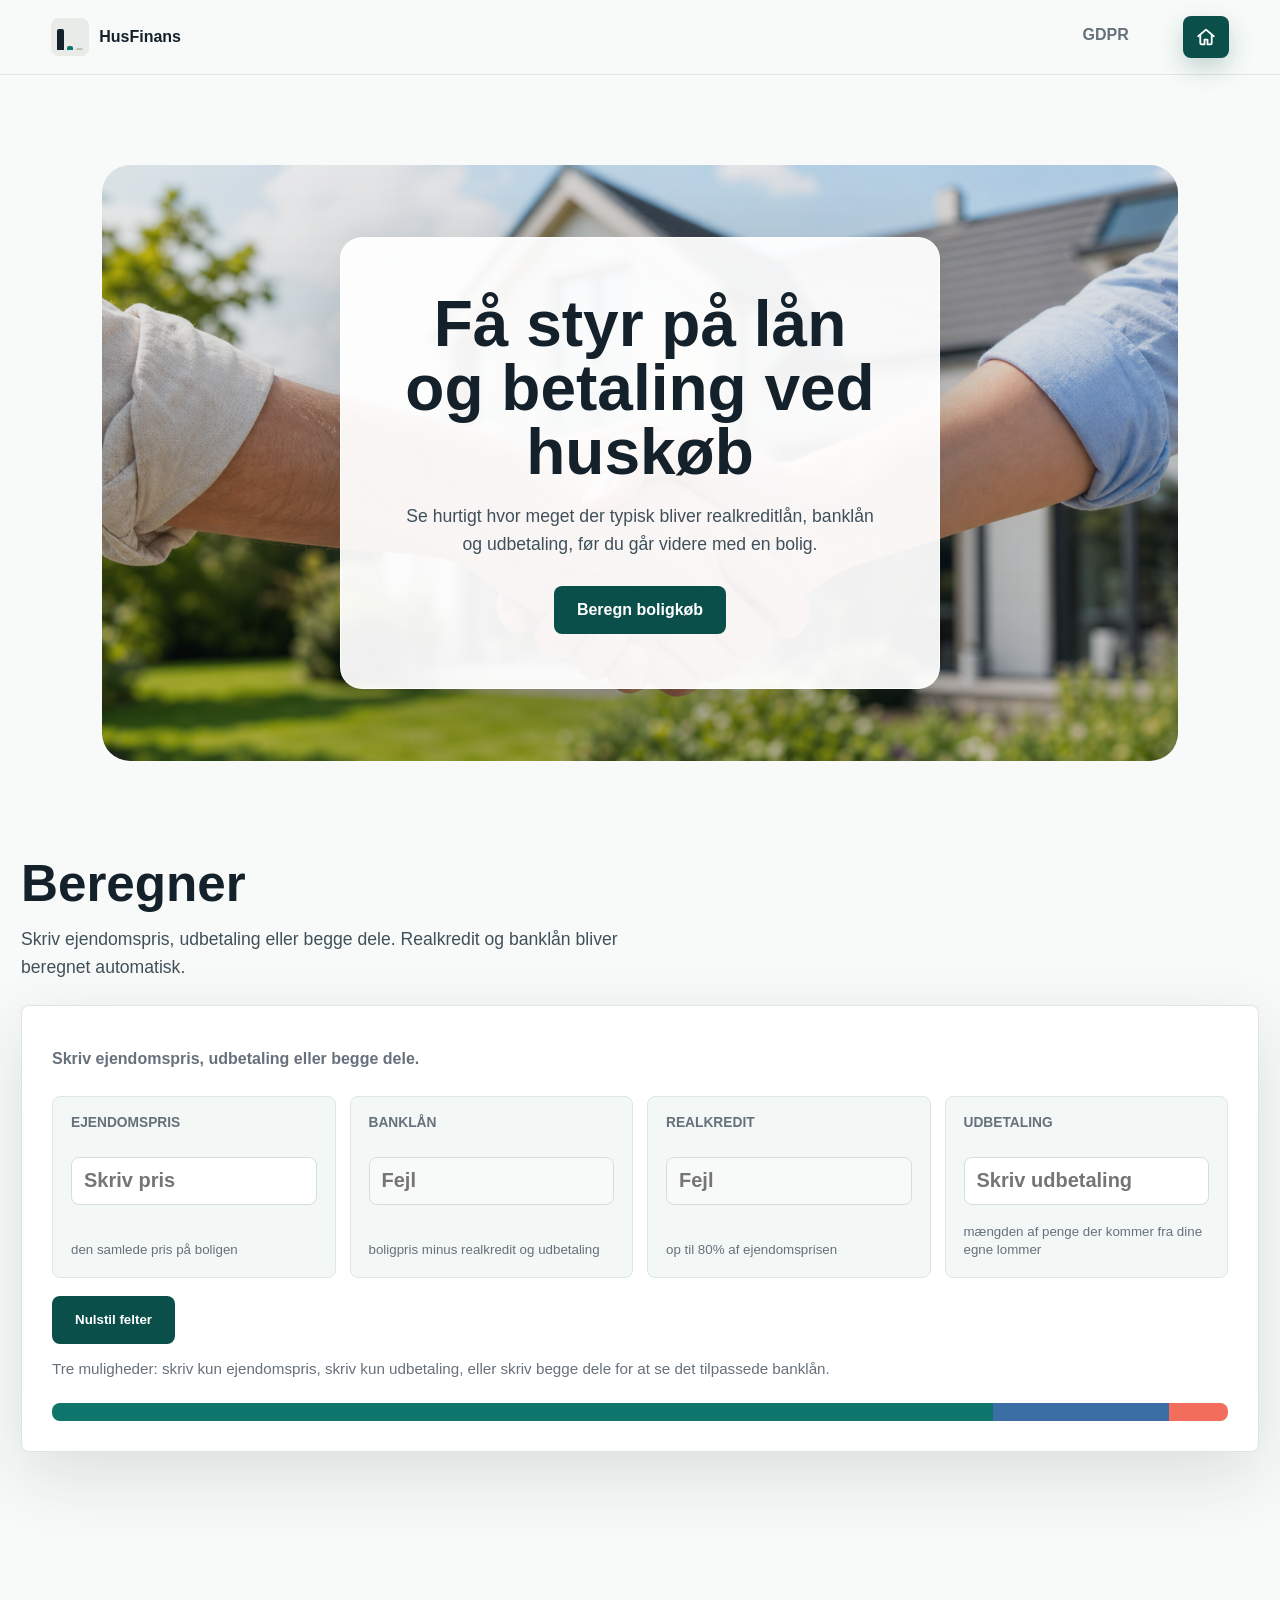
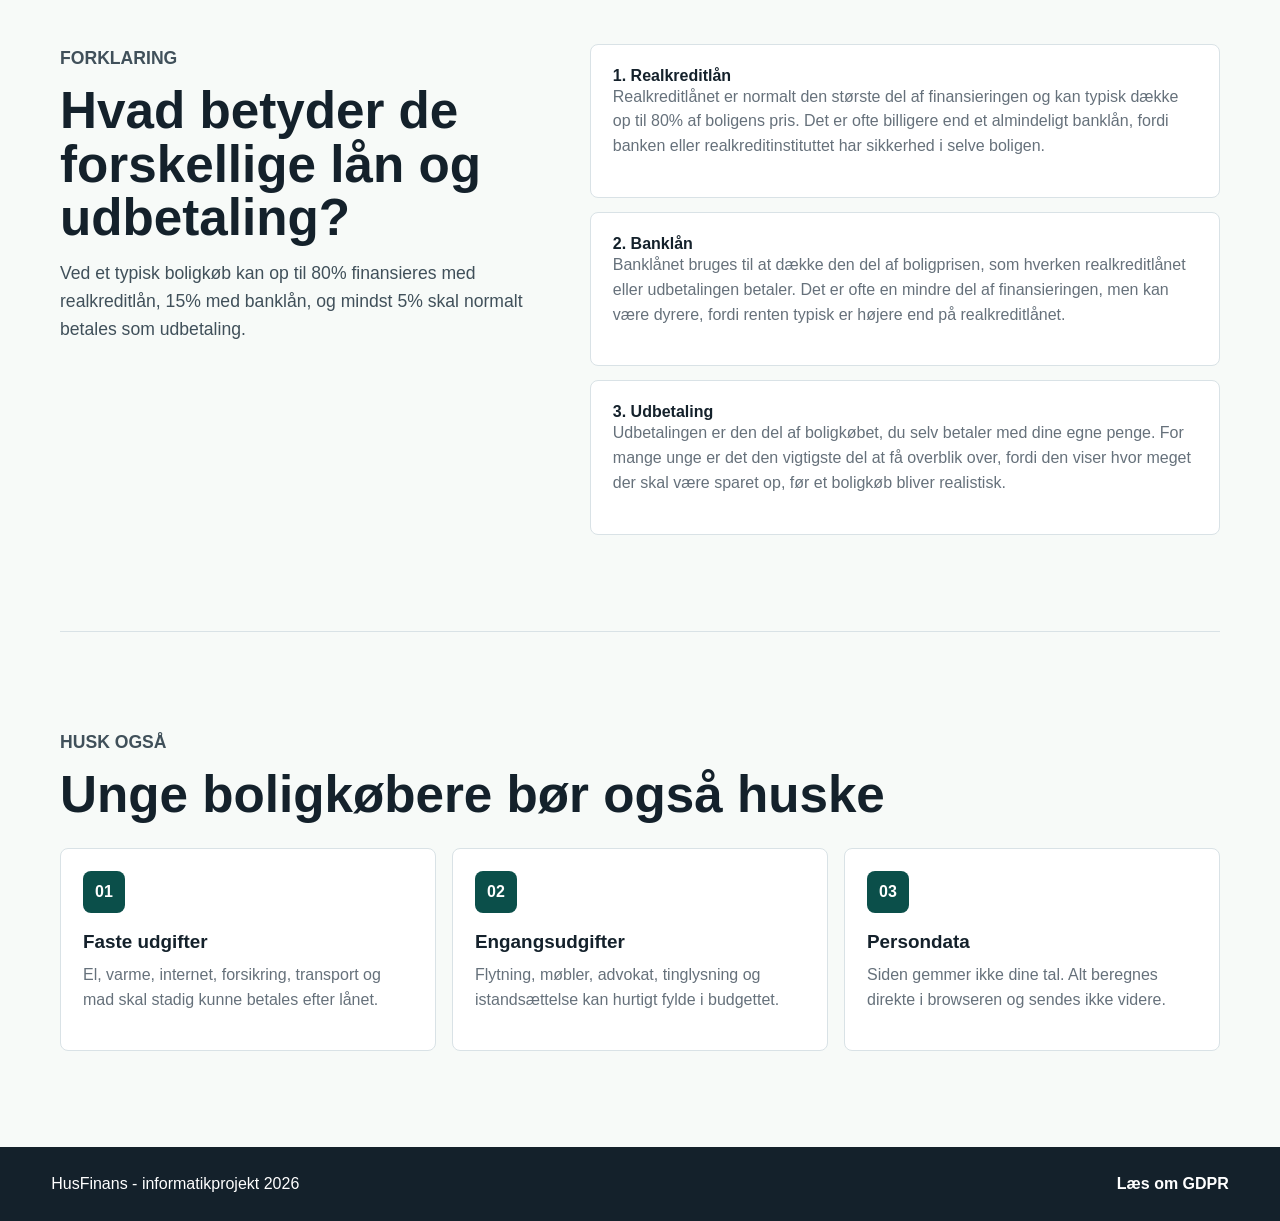
<file: index.html>
<!DOCTYPE html>
<html lang="da">
<head>
  <meta charset="UTF-8">
  <meta name="viewport" content="width=device-width, initial-scale=1.0">
  <title>HusFinans - boligbudget for unge</title>
  <link rel="stylesheet" href="style.css">
</head>
<body>
  <header class="site-header">
    <a class="brand" href="index.html" aria-label="HusFinans forside">
      <!-- Logoet visualiserer boligfinansieringens 80 / 15 / 5-fordeling. -->
      <span class="brand-mark" aria-hidden="true">
        <span class="logo-bar logo-realkredit"></span>
        <span class="logo-bar logo-bank"></span>
        <span class="logo-bar logo-opsparing"></span>
      </span>
      <span>HusFinans</span>
    </a>
    <nav class="nav-links" aria-label="Primær navigation">
      <a href="gdpr.html">GDPR</a>
      <a class="nav-home is-active" href="index.html" aria-label="Forside" title="Forside">
        <svg class="home-icon" aria-hidden="true" viewBox="0 0 24 24" fill="none">
          <path d="M3.5 11.2 12 4l8.5 7.2" />
          <path d="M5.75 10.4v8.1c0 .8.65 1.5 1.5 1.5h3.1v-5.2h3.3V20h3.1c.85 0 1.5-.7 1.5-1.5v-8.1" />
        </svg>
      </a>
    </nav>
  </header>

  <main>
    <section class="hero">
      <div class="hero-card">
        <h1>Få styr på lån og betaling ved huskøb</h1>
        <p>Se hurtigt hvor meget der typisk bliver realkreditlån, banklån og udbetaling, før du går videre med en bolig.</p>
        <div class="hero-actions">
          <a class="btn primary" href="#beregn">Beregn boligkøb</a>
        </div>
      </div>
    </section>

    <section class="section home-calculator-section" id="beregn">
      <div>
        <h2>Beregner</h2>
        <p>Skriv ejendomspris, udbetaling eller begge dele. Realkredit og banklån bliver beregnet automatisk.</p>
      </div>

      <section class="quick-calculator" aria-labelledby="quick-title">
        <div class="panel-header">
        </div>

        <form class="calculator-form" data-calculator>
          <p class="calculator-status" data-calculator-status>Skriv ejendomspris, udbetaling eller begge dele.</p>

          <!-- Brugeren skriver kun ejendomspris og/eller udbetaling. Realkredit og banklån er beregnede felter. -->
          <div class="result-grid calculator-fields" aria-live="polite">
            <article class="result-card input-card">
              <label for="propertyInput">Ejendomspris</label>
              <input id="propertyInput" class="money-input" type="text" inputmode="numeric" placeholder="Skriv pris" data-finance-input="price">
              <small>den samlede pris på boligen</small>
            </article>
            <article class="result-card output-card">
              <label for="bankInput">Banklån</label>
              <input id="bankInput" class="money-input" type="text" placeholder="Fejl" data-finance-output="bank" readonly>
              <small>boligpris minus realkredit og udbetaling</small>
            </article>
            <article class="result-card output-card">
              <label for="mortgageInput">Realkredit</label>
              <input id="mortgageInput" class="money-input" type="text" placeholder="Fejl" data-finance-output="mortgage" readonly>
              <small>op til 80% af ejendomsprisen</small>
            </article>
            <article class="result-card input-card">
              <label for="savingsInput">Udbetaling</label>
              <input id="savingsInput" class="money-input" type="text" inputmode="numeric" placeholder="Skriv udbetaling" data-finance-input="savings">
              <small>mængden af penge der kommer fra dine egne lommer</small>
            </article>
          </div>

          <div class="calculator-actions">
            <button class="btn primary red_btn" type="button" data-calculator-reset>Nulstil felter</button>
          </div>

          <p class="calculator-help">Tre muligheder: skriv kun ejendomspris, skriv kun udbetaling, eller skriv begge dele for at se det tilpassede banklån.</p>
        </form>

        <div class="finance-bars" aria-hidden="true">
          <span class="bar mortgage" style="--size: 80%"></span>
          <span class="bar bank" style="--size: 15%"></span>
          <span class="bar down" style="--size: 5%"></span>
        </div>
      </section>
    </section>

    <section class="section split" id="guide">
      <div>
        <p class="eyebrow">Forklaring</p>
        <h2>Hvad betyder de forskellige lån og udbetaling?</h2>
        <p>Ved et typisk boligkøb kan op til 80% finansieres med realkreditlån, 15% med banklån, og mindst 5% skal normalt betales som udbetaling.</p>
      </div>
      <div class="info-list">
        <article>
          <strong>1. Realkreditlån</strong>
          <p>Realkreditlånet er normalt den største del af finansieringen og kan typisk dække op til 80% af boligens pris. Det er ofte billigere end et almindeligt banklån, fordi banken eller realkreditinstituttet har sikkerhed i selve boligen.</p>
        </article>
        <article>
          <strong>2. Banklån</strong>
          <p>Banklånet bruges til at dække den del af boligprisen, som hverken realkreditlånet eller udbetalingen betaler. Det er ofte en mindre del af finansieringen, men kan være dyrere, fordi renten typisk er højere end på realkreditlånet.</p>
        </article>
        <article>
          <strong>3. Udbetaling</strong>
          <p>Udbetalingen er den del af boligkøbet, du selv betaler med dine egne penge. For mange unge er det den vigtigste del at få overblik over, fordi den viser hvor meget der skal være sparet op, før et boligkøb bliver realistisk.</p>
        </article>
      </div>
    </section>

    <section class="section youth-section">
      <div>
        <p class="eyebrow">Husk også</p>
        <h2>Unge boligkøbere bør også huske</h2>
      </div>
      <div class="check-grid">
        <article>
          <span>01</span>
          <h3>Faste udgifter</h3>
          <p>El, varme, internet, forsikring, transport og mad skal stadig kunne betales efter lånet.</p>
        </article>
        <article>
          <span>02</span>
          <h3>Engangsudgifter</h3>
          <p>Flytning, møbler, advokat, tinglysning og istandsættelse kan hurtigt fylde i budgettet.</p>
        </article>
        <article>
          <span>03</span>
          <h3>Persondata</h3>
          <p>Siden gemmer ikke dine tal. Alt beregnes direkte i browseren og sendes ikke videre.</p>
        </article>
      </div>
    </section>
  </main>

  <footer class="site-footer">
    <p>HusFinans - informatikprojekt 2026</p>
    <a href="gdpr.html">Læs om GDPR</a>
  </footer>

  <script src="script.js"></script>
</body>
</html>
</file>
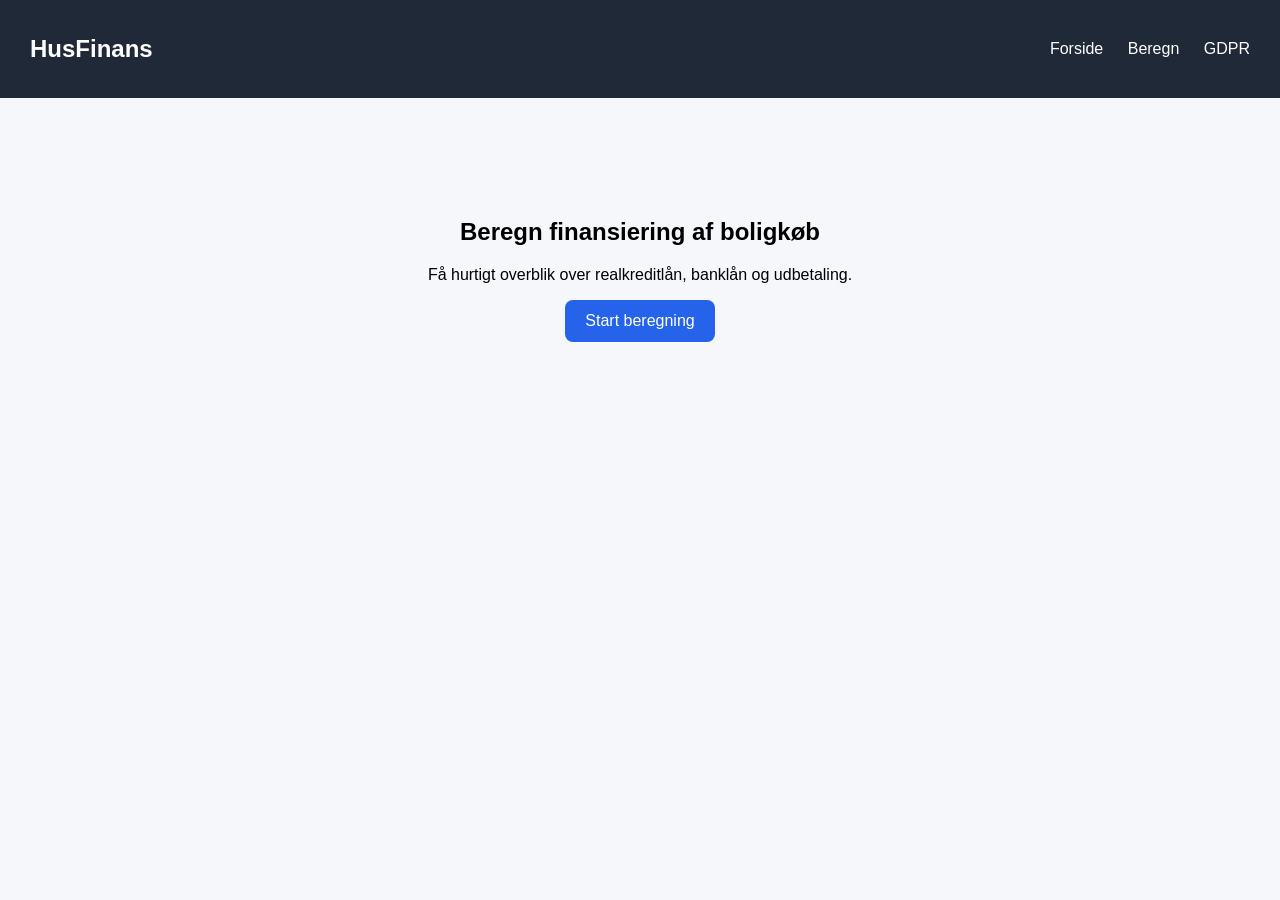
<file: Backup/index.html>
<!DOCTYPE html>
<html lang="da">
<head>
<meta charset="UTF-8">
<meta name="viewport" content="width=device-width, initial-scale=1.0">
<title>HusFinans</title>
<link rel="stylesheet" href="style.css">
</head>
<body>
<nav>
<h2>HusFinans</h2>
<div>
<a href="index.html">Forside</a>
<a href="beregner.html">Beregn</a>
<a href="gdpr.html">GDPR</a>
</div>
</nav>

<section class="hero">
<h1>Beregn finansiering af boligkøb</h1>
<p>Få hurtigt overblik over realkreditlån, banklån og udbetaling.</p>
<a class="btn" href="beregner.html">Start beregning</a>
</section>
</body>
</html>
</file>
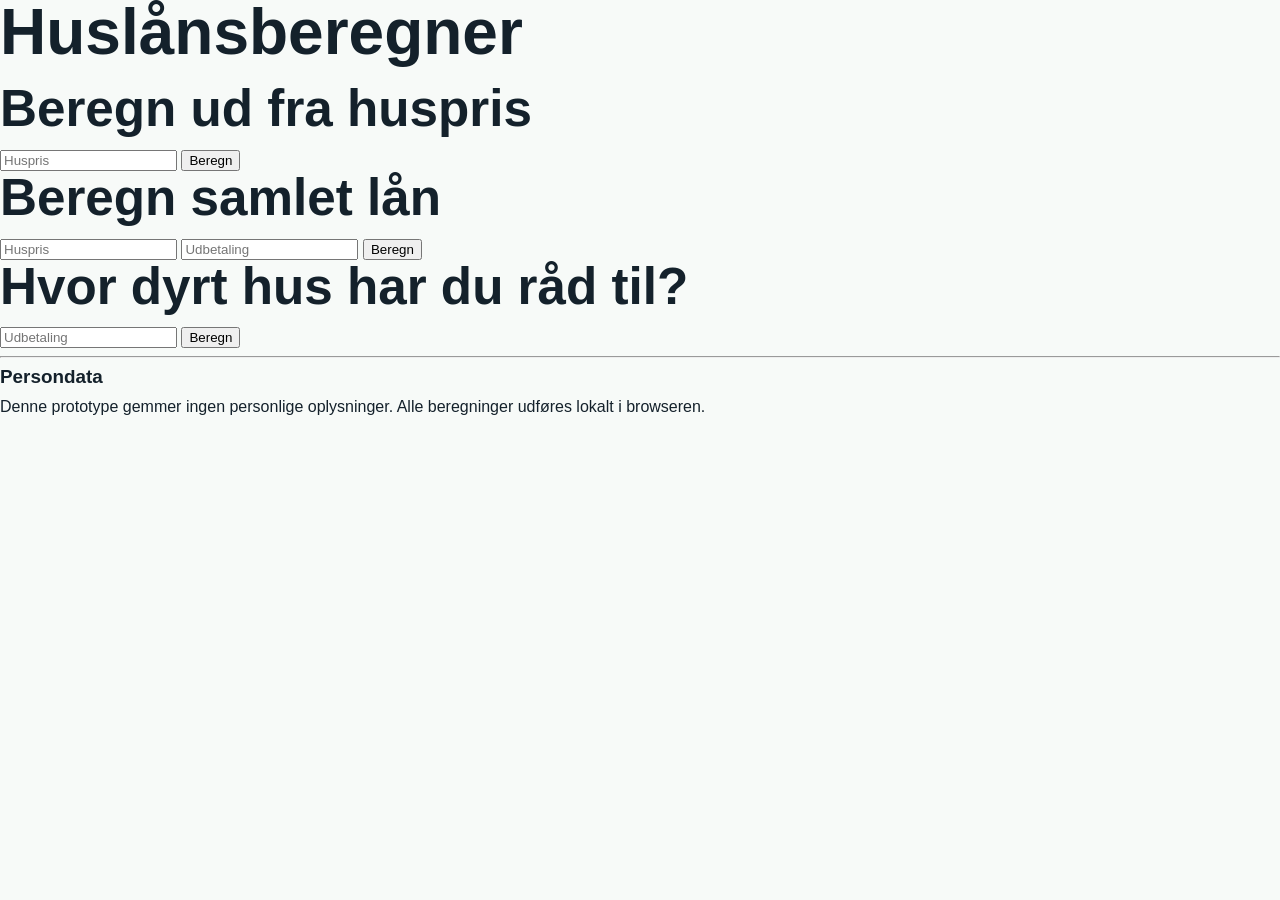
<file: Beregner.html>
<!DOCTYPE html>
<html lang="da">
<head>
<meta charset="UTF-8">
<meta name="viewport" content="width=device-width, initial-scale=1.0">
<title>Huslånsberegner</title>
<link rel="stylesheet" href="style.css">
</head>
<body>
<div class="container">
<h1>Huslånsberegner</h1>

<h2>Beregn ud fra huspris</h2>
<input type="number" id="husPris" placeholder="Huspris">
<button onclick="beregnHuspris()">Beregn</button>
<div id="resultat1"></div>

<h2>Beregn samlet lån</h2>
<input type="number" id="husPris2" placeholder="Huspris">
<input type="number" id="udbetaling2" placeholder="Udbetaling">
<button onclick="beregnLaan()">Beregn</button>
<div id="resultat2"></div>

<h2>Hvor dyrt hus har du råd til?</h2>
<input type="number" id="udbetaling3" placeholder="Udbetaling">
<button onclick="beregnRaad()">Beregn</button>
<div id="resultat3"></div>

<hr>
<h3>Persondata</h3>
<p>Denne prototype gemmer ingen personlige oplysninger. Alle beregninger udføres lokalt i browseren.</p>
</div>

<script src="script.js"></script>
</body>
</html>
</file>
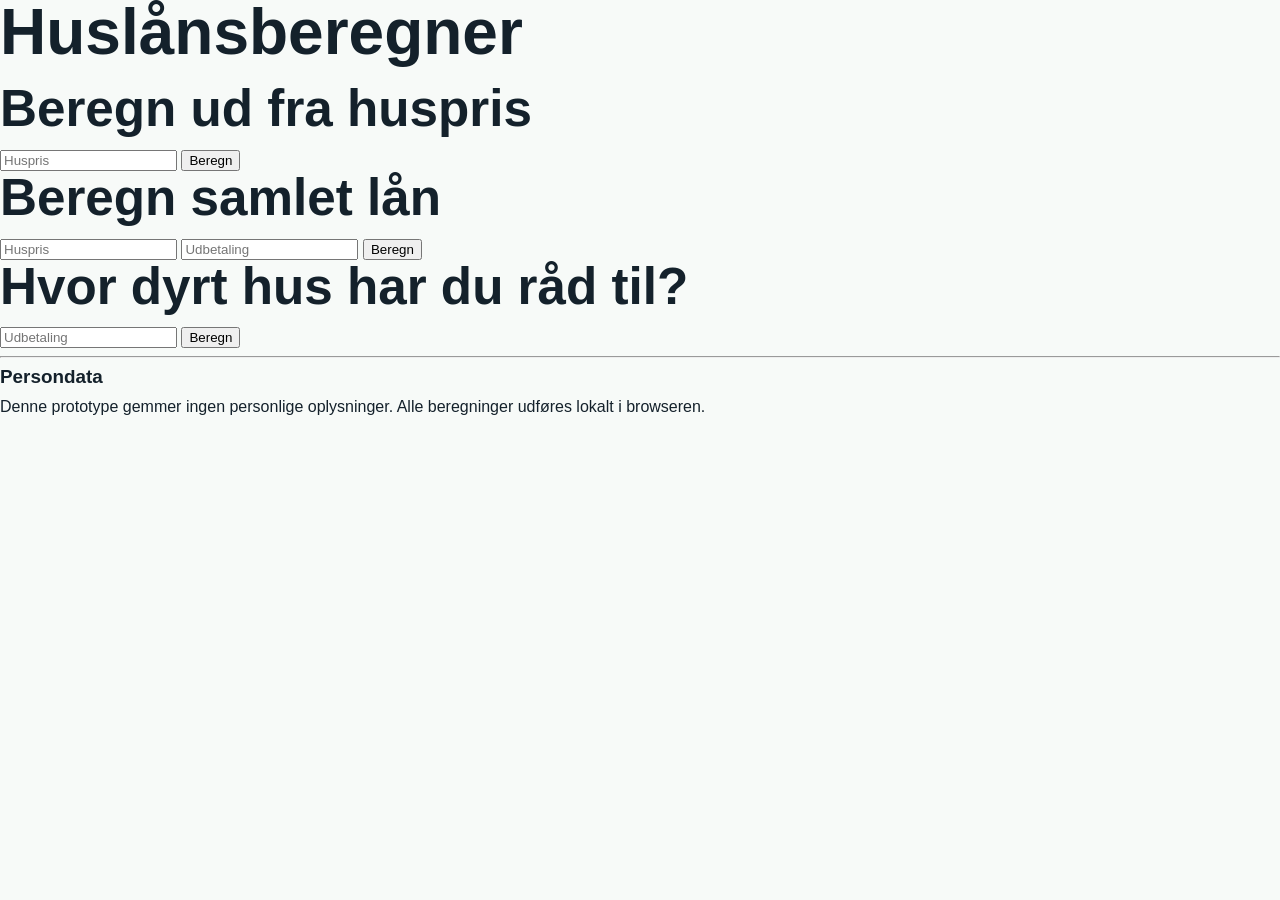
<file: Beregnerold.html>
<!DOCTYPE html>
<html lang="da">
<head>
<meta charset="UTF-8">
<meta name="viewport" content="width=device-width, initial-scale=1.0">
<title>Huslånsberegner</title>
<link rel="stylesheet" href="style.css">
</head>
<body>
<div class="container">
<h1>Huslånsberegner</h1>

<h2>Beregn ud fra huspris</h2>
<input type="number" id="husPris" placeholder="Huspris">
<button onclick="beregnHuspris()">Beregn</button>
<div id="resultat1"></div>

<h2>Beregn samlet lån</h2>
<input type="number" id="husPris2" placeholder="Huspris">
<input type="number" id="udbetaling2" placeholder="Udbetaling">
<button onclick="beregnLaan()">Beregn</button>
<div id="resultat2"></div>

<h2>Hvor dyrt hus har du råd til?</h2>
<input type="number" id="udbetaling3" placeholder="Udbetaling">
<button onclick="beregnRaad()">Beregn</button>
<div id="resultat3"></div>

<hr>
<h3>Persondata</h3>
<p>Denne prototype gemmer ingen personlige oplysninger. Alle beregninger udføres lokalt i browseren.</p>
</div>

<script src="Udregner.js"></script>
</body>
</html>
</file>
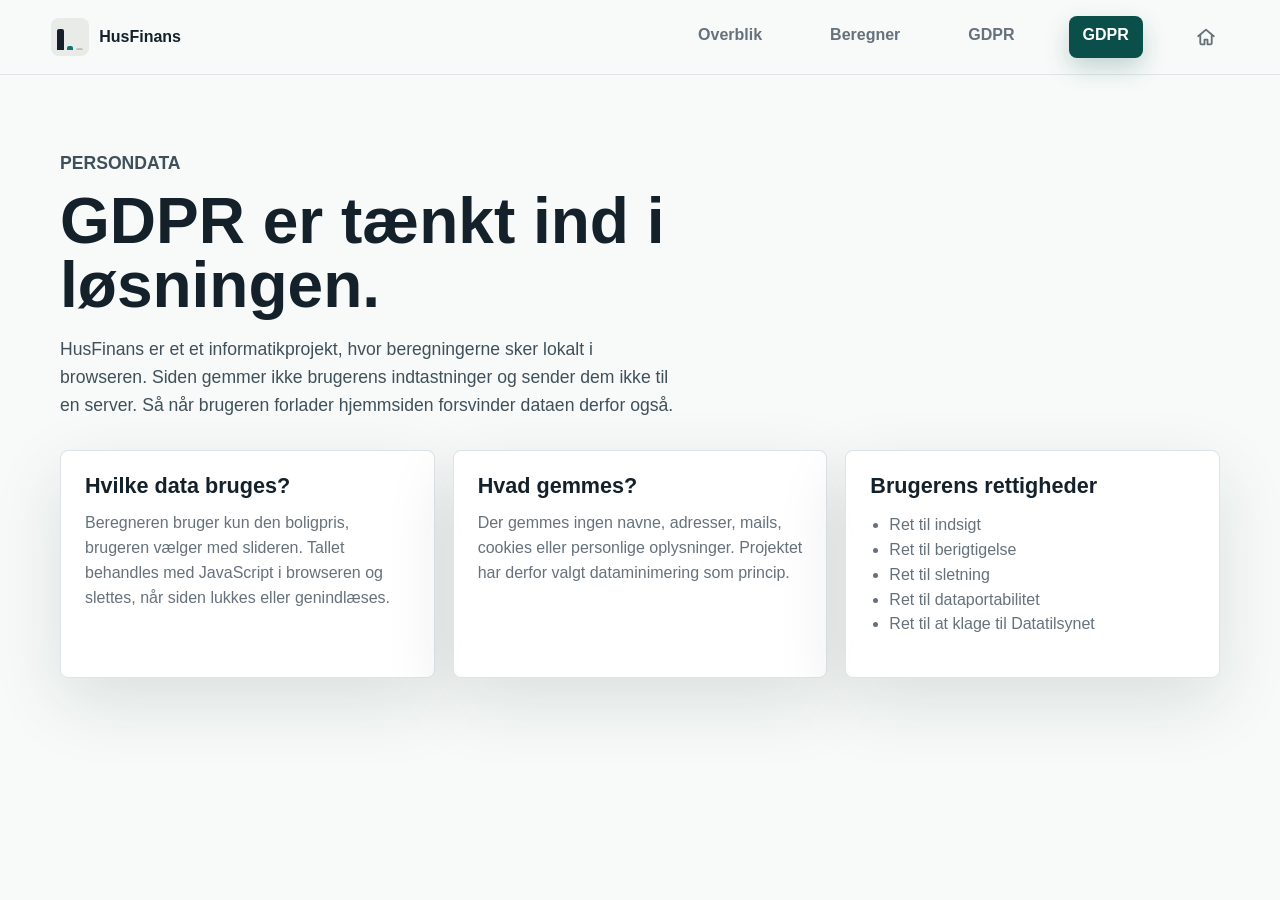
<file: gdpr.html>
<!DOCTYPE html>
<html lang="da">
<head>
  <meta charset="UTF-8">
  <meta name="viewport" content="width=device-width, initial-scale=1.0">
  <title>GDPR - HusFinans</title>
  <link rel="stylesheet" href="style.css">
</head>
<body>
  <header class="site-header">
    <a class="brand" href="index.html" aria-label="HusFinans forside">
      <!-- Logoet visualiserer boligfinansieringens 80 / 15 / 5-fordeling. -->
      <span class="brand-mark" aria-hidden="true">
        <span class="logo-bar logo-realkredit"></span>
        <span class="logo-bar logo-bank"></span>
        <span class="logo-bar logo-opsparing"></span>
      </span>
      <span>HusFinans</span>
    </a>
    <nav class="nav-links" aria-label="Primær navigation">
      <a href="index.html">Overblik</a>
      <a href="index.html#beregn">Beregner</a>
      <a href="gdpr.html">GDPR</a>
      <a class="is-active" href="gdpr.html">GDPR</a>
      <a class="nav-home" href="index.html" aria-label="Forside" title="Forside">
        <svg class="home-icon" aria-hidden="true" viewBox="0 0 24 24" fill="none">
          <path d="M3.5 11.2 12 4l8.5 7.2" />
          <path d="M5.75 10.4v8.1c0 .8.65 1.5 1.5 1.5h3.1v-5.2h3.3V20h3.1c.85 0 1.5-.7 1.5-1.5v-8.1" />
        </svg>
      </a>
    </nav>
  </header>

  <main class="page-shell">
    <section class="page-hero">
      <p class="eyebrow">Persondata</p>
      <h1>GDPR er tænkt ind i løsningen.</h1>
      <p>HusFinans er et et informatikprojekt, hvor beregningerne sker lokalt i browseren. Siden gemmer ikke brugerens indtastninger og sender dem ikke til en server. Så når brugeren forlader hjemmsiden forsvinder dataen derfor også.</p>
    </section>

    <section class="privacy-grid">
      <article class="privacy-card">
        <h2>Hvilke data bruges?</h2>
        <p>Beregneren bruger kun den boligpris, brugeren vælger med slideren. Tallet behandles med JavaScript i browseren og slettes, når siden lukkes eller genindlæses.</p>
      </article>
      <article class="privacy-card">
        <h2>Hvad gemmes?</h2>
        <p>Der gemmes ingen navne, adresser, mails, cookies eller personlige oplysninger. Projektet har derfor valgt dataminimering som princip.</p>
      </article>
      <article class="privacy-card">
        <h2>Brugerens rettigheder</h2>
        <ul>
          <li>Ret til indsigt</li>
          <li>Ret til berigtigelse</li>
          <li>Ret til sletning</li>
          <li>Ret til dataportabilitet</li>
          <li>Ret til at klage til Datatilsynet</li>
        </ul>
      </article>
    </section>
  </main>
</body>
</html>
</file>
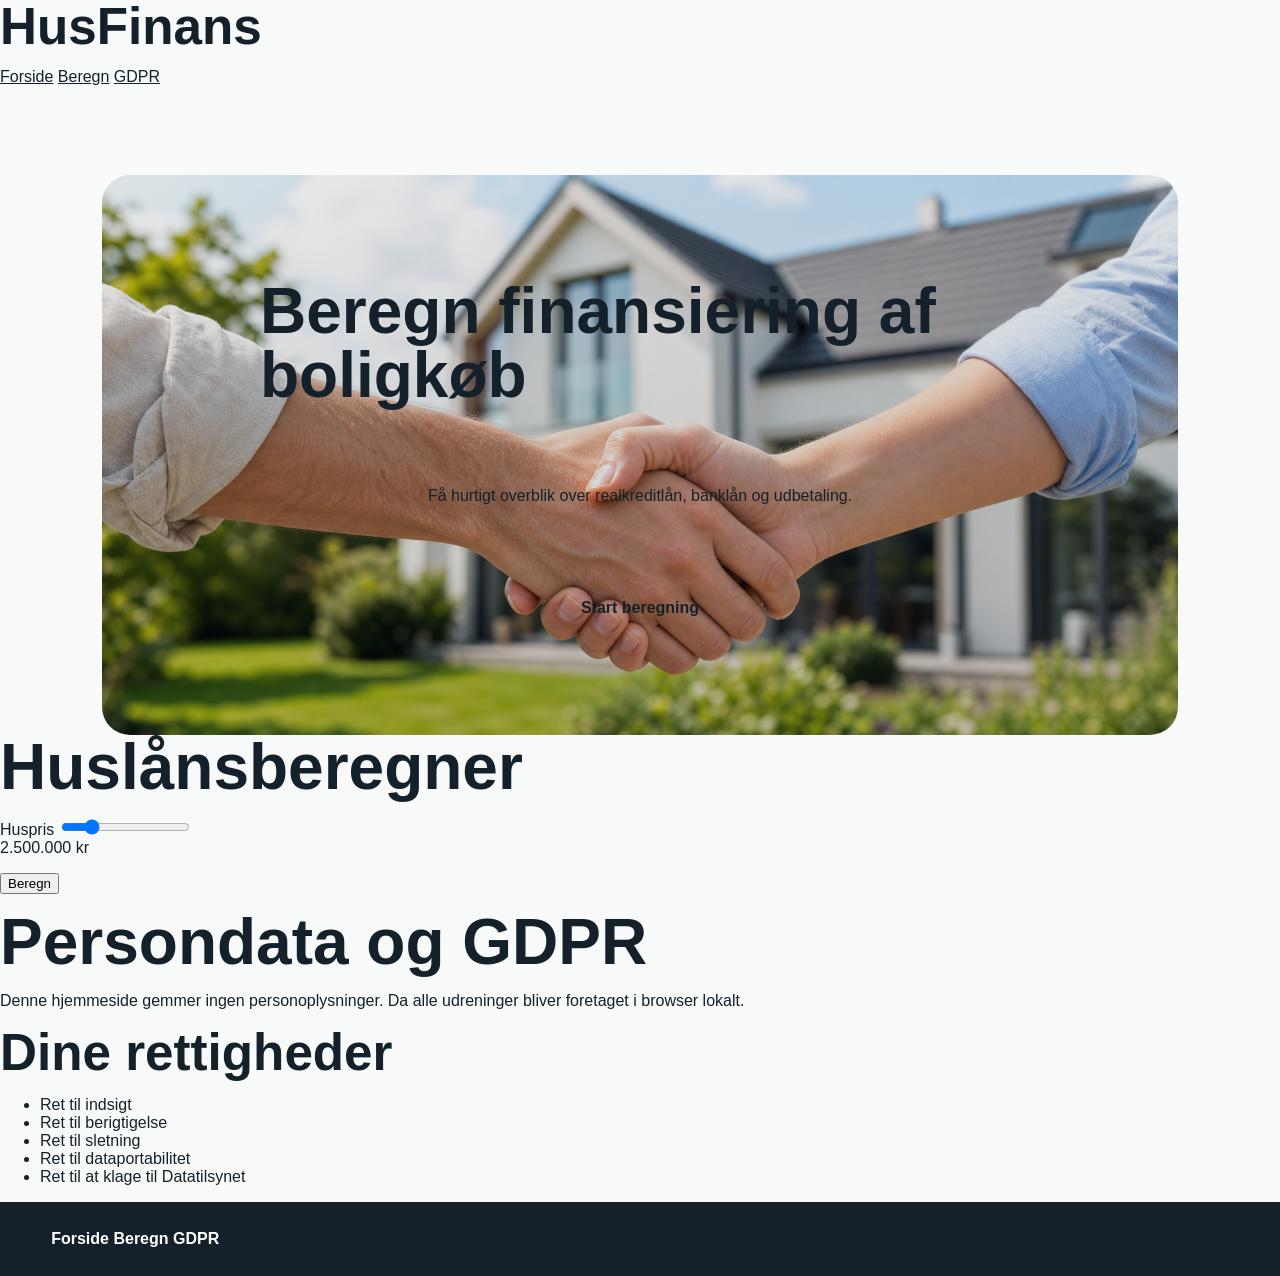
<file: index-combined.html>
<!DOCTYPE html>
<html lang="da">
<head>
<meta charset="UTF-8">
<meta name="viewport" content="width=device-width, initial-scale=1.0">
<title>HusFinans</title>
<link rel="stylesheet" href="style.css">
</head>
<body>
<nav>
<h2>HusFinans</h2>
<div class="navlinks">
<a href="#home">Forside</a>
<a href="#beregner">Beregn</a>
<a href="#gdpr">GDPR</a>
</div>
</nav>

<!-- HOME SECTION -->
<section id="home" class="hero">
<h1>Beregn finansiering af boligkøb</h1>
<p>Få hurtigt overblik over realkreditlån, banklån og udbetaling.</p>
<a class="btn" href="#beregner">Start beregning</a>
</section>

<!-- BEREGNER SECTION -->
<section id="beregner" class="container">
<h1>Huslånsberegner</h1>

<label>Huspris</label>
<input type="range" id="slider" min="500000" max="10000000" step="50000" value="2500000">
<p id="sliderValue">2.500.000 kr</p>

<button onclick="beregn()">Beregn</button>

<div class="card">
<p id="realkredit"></p>
<p id="banklaan"></p>
<p id="udbetaling"></p>
</div>

<div class="chart">
<div id="rk"></div>
<div id="bl"></div>
<div id="ud"></div>
</div>
</section>

<!-- GDPR SECTION -->
<section id="gdpr" class="container">
<h1>Persondata og GDPR</h1>

<p>Denne hjemmeside gemmer ingen personoplysninger. Da alle udreninger bliver foretaget i browser lokalt.</p>

<h2>Dine rettigheder</h2>
<ul>
<li>Ret til indsigt</li>
<li>Ret til berigtigelse</li>
<li>Ret til sletning</li>
<li>Ret til dataportabilitet</li>
<li>Ret til at klage til Datatilsynet</li>
</ul>
</section>

<!-- Footer (shared, sticky on mobile) -->
<footer class="site-footer">
	<div class="navlinks">
		<a href="#home">Forside</a>
		<a href="#beregner">Beregn</a>
		<a href="#gdpr">GDPR</a>
	</div>
</footer>

<script src="script.js"></script>
</body>
</html>
</file>
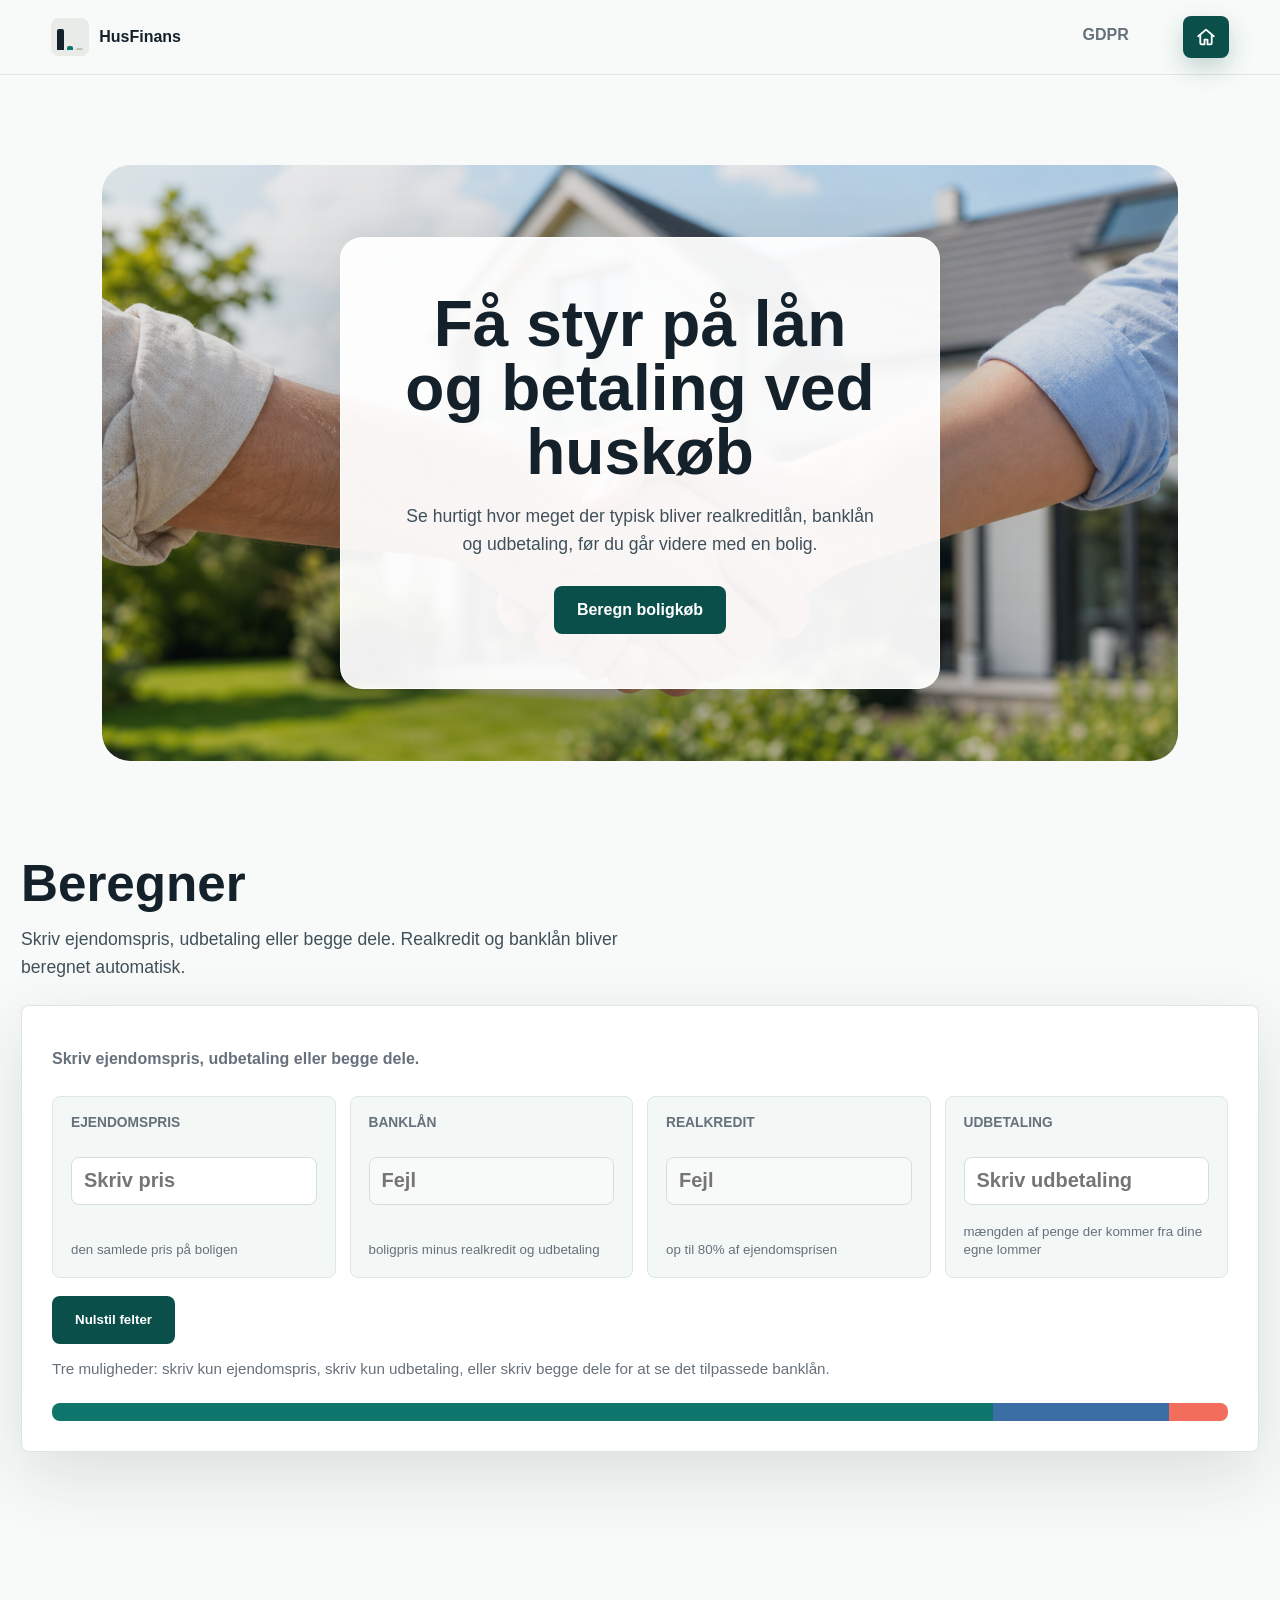
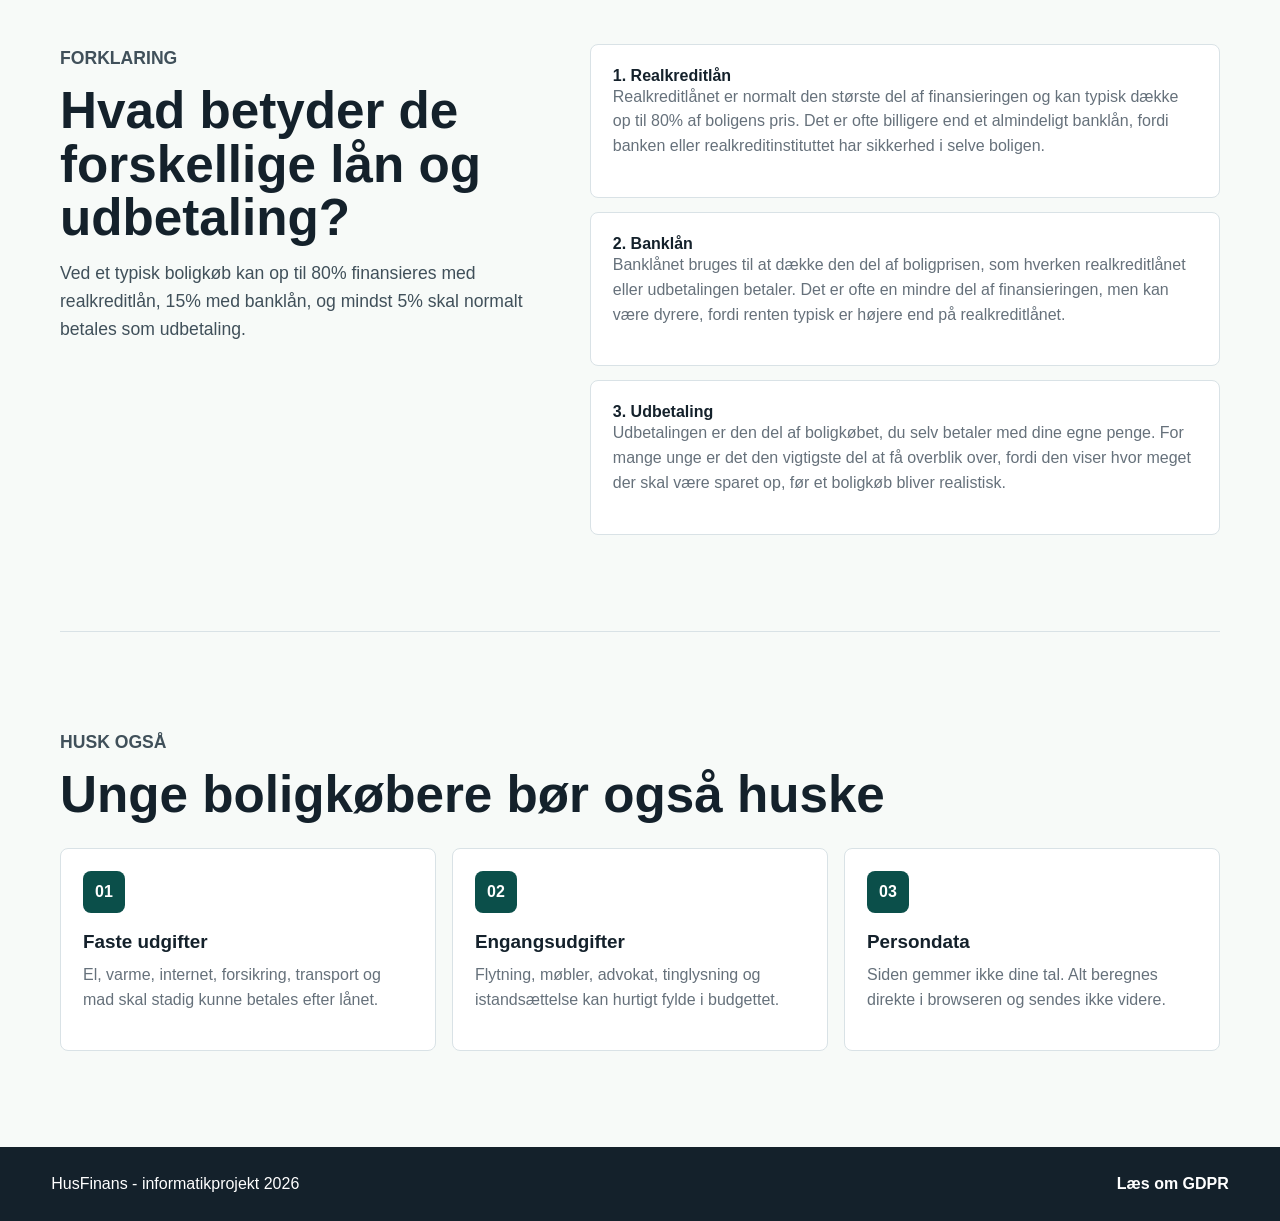
<file: test.html>
<!DOCTYPE html>
<html lang="da">
<head>
  <meta charset="UTF-8">
  <meta name="viewport" content="width=device-width, initial-scale=1.0">
  <meta http-equiv="refresh" content="0; url=index.html">
  <title>Åbner HusFinans</title>
</head>
<body>
  <p>Åbner <a href="index.html">HusFinans</a>.</p>
</body>
</html>
</file>
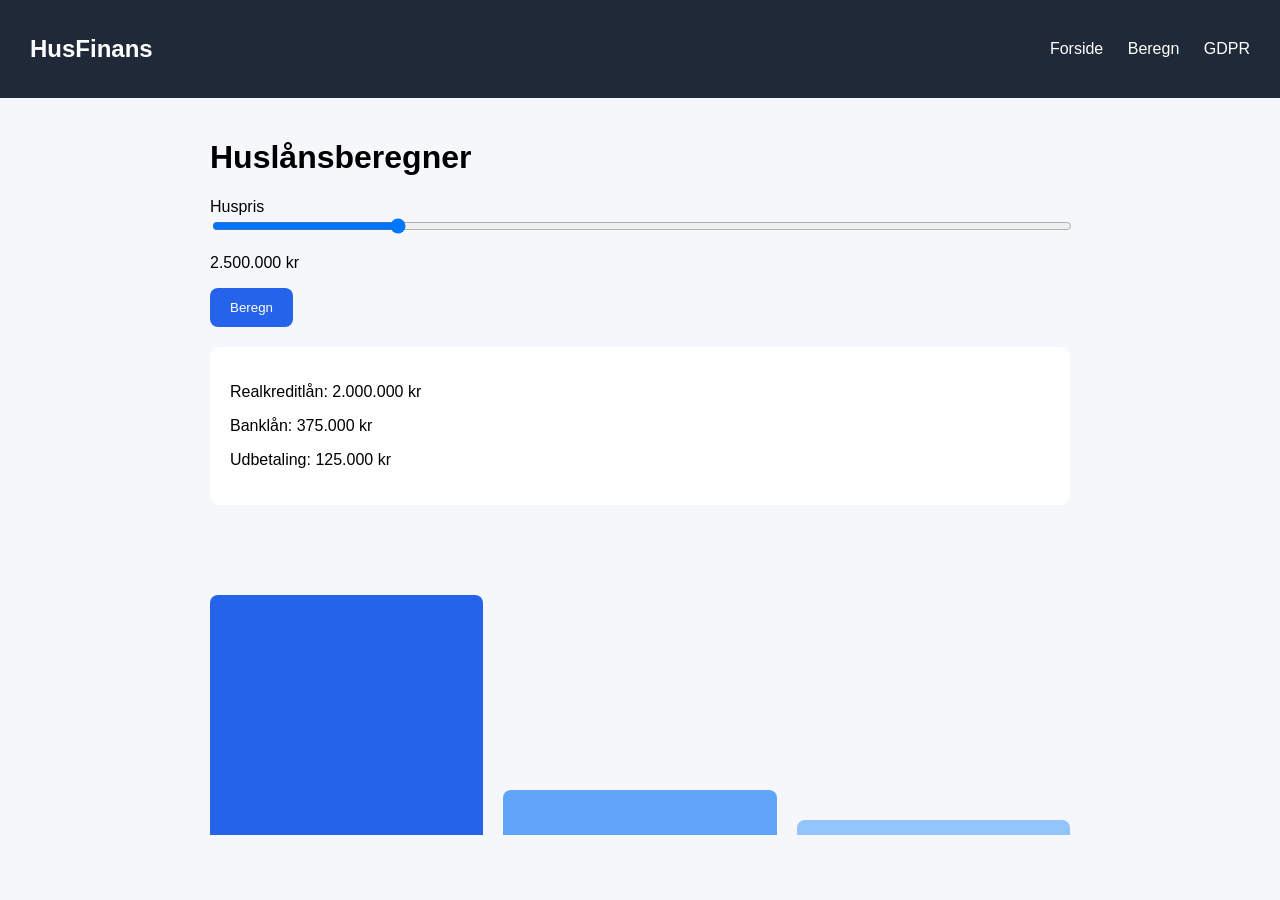
<file: Backup/beregner.html>
<!DOCTYPE html>
<html lang="da">
<head>
<meta charset="UTF-8">
<meta name="viewport" content="width=device-width, initial-scale=1.0">
<title>Beregner</title>
<link rel="stylesheet" href="style.css">
</head>
<body>
<nav>
<h2>HusFinans</h2>
<div>
<a href="index.html">Forside</a>
<a href="beregner.html">Beregn</a>
<a href="gdpr.html">GDPR</a>
</div>
</nav>

<div class="container">
<h1>Huslånsberegner</h1>

<label>Huspris</label>
<input type="range" id="slider" min="500000" max="10000000" step="50000" value="2500000">
<p id="sliderValue">2.500.000 kr</p>

<button onclick="beregn()">Beregn</button>

<div class="card">
<p id="realkredit"></p>
<p id="banklaan"></p>
<p id="udbetaling"></p>
</div>

<div class="chart">
<div id="rk"></div>
<div id="bl"></div>
<div id="ud"></div>
</div>
</div>

<script src="script.js"></script>
</body>
</html>
</file>
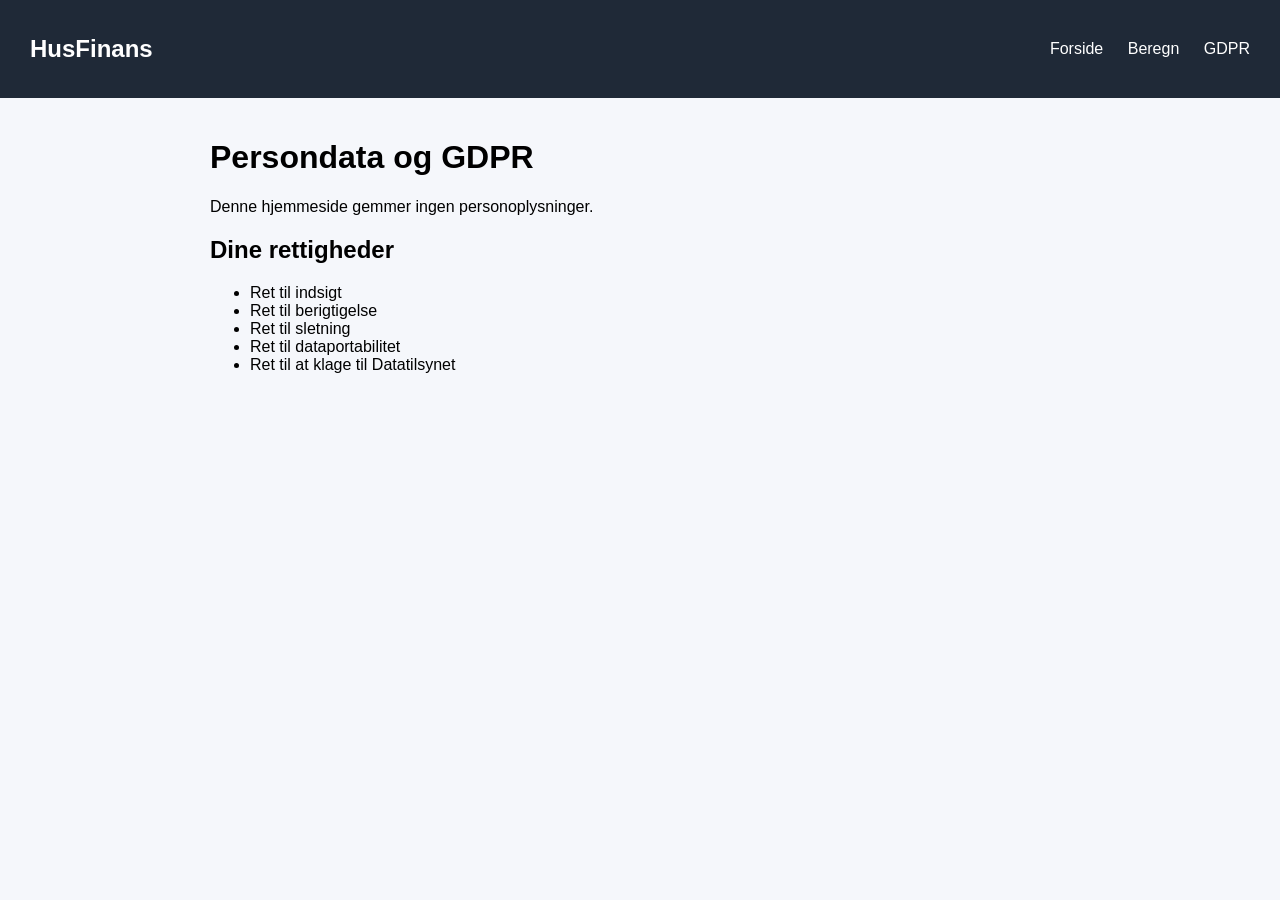
<file: Backup/gdpr.html>
<!DOCTYPE html>
<html lang="da">
<head>
<meta charset="UTF-8">
<meta name="viewport" content="width=device-width, initial-scale=1.0">
<title>GDPR</title>
<link rel="stylesheet" href="style.css">
</head>
<body>
<nav>
<h2>HusFinans</h2>
<div>
<a href="index.html">Forside</a>
<a href="beregner.html">Beregn</a>
<a href="gdpr.html">GDPR</a>
</div>
</nav>

<div class="container">
<h1>Persondata og GDPR</h1>

<p>Denne hjemmeside gemmer ingen personoplysninger.</p>

<h2>Dine rettigheder</h2>
<ul>
<li>Ret til indsigt</li>
<li>Ret til berigtigelse</li>
<li>Ret til sletning</li>
<li>Ret til dataportabilitet</li>
<li>Ret til at klage til Datatilsynet</li>
</ul>
</div>
</body>
</html>
</file>
<file: style.css>
:root {
  --ink: #14212b;
  --muted: #66717b;
  --line: #d9e2e6;
  --paper: #f7faf8;
  --surface: #ffffff;
  --teal: #0f766e;
  --teal-dark: #0b4f4a;
  --cream: #f0e6d3;
  --coral: #f26d5b;
  --gold: #f5b942;
  --blue: #3a6ea5;
  --shadow: 0 24px 70px rgba(20, 33, 43, 0.12);
}

* {
  box-sizing: border-box;
}

html {
  scroll-behavior: smooth;
}

body {
  margin: 0;
  color: var(--ink);
  font-family: "Segoe UI", Arial, sans-serif;
  background: var(--paper);
}

a {
  color: inherit;
}

.site-header {
  position: sticky;
  top: 0;
  z-index: 10;
  display: flex;
  align-items: center;
  justify-content: space-between;
  gap: 24px;
  padding: 16px clamp(18px, 4vw, 56px);
  background: rgba(247, 250, 248, 0.92);
  border-bottom: 1px solid rgba(217, 226, 230, 0.8);
  backdrop-filter: blur(18px);
}

.brand {
  display: inline-flex;
  align-items: center;
  gap: 10px;
  font-weight: 800;
  text-decoration: none;
  letter-spacing: 0;
}

.brand-mark {
  /* Logoet er et mini-søjlediagram: 80% realkredit, 15% banklån og 5% udbetaling. */
  display: flex;
  align-items: flex-end;
  justify-content: center;
  gap: 3px;
  width: 38px;
  height: 38px;
  padding: 6px;
  background: #e8ebe8;
  border-radius: 8px;
}

.logo-bar {
  display: block;
  width: 7px;
  min-height: 2px;
  border-radius: 2px 2px 0 0;
}

.logo-realkredit {
  height: 80%;
  background: var(--ink);
}

.logo-bank {
  height: 15%;
  background: var(--teal);
}

.logo-opsparing {
  height: 5%;
  background: var(--cream);
  border: 1px solid rgba(20, 33, 43, 0.18);
}

.nav-links {
  display: flex;
  flex-wrap: wrap;
  justify-content: flex-end;
  gap: 40px;
}

.nav-links a {
  min-height: 40px;
  padding: 10px 14px;
  color: var(--muted);
  font-weight: 700;
  text-decoration: none;
  border-radius: 8px;
}

.nav-links a:hover,
.nav-links a:focus-visible {
  color: var(--ink);
  background: #eaf2ef;
  outline: none;
}

.nav-links a.is-active {
  color: white;
  background: var(--teal-dark);
  box-shadow: 0 10px 24px rgba(11, 79, 74, 0.22);
}

.nav-links .nav-home {
  display: inline-flex;
  width: 46px;
  height: 42px;
  align-items: center;
  justify-content: center;
  padding: 9px;
}

.home-icon {
  display: block;
  width: 22px;
  height: 22px;
  stroke: currentColor;
  stroke-width: 2;
  stroke-linecap: round;
  stroke-linejoin: round;
}

.hero {
  display: grid;
  width: min(1585px, calc(100% - clamp(42px, 16vw, 308px)));
  min-height: clamp(560px, 40vw, 760px);
  margin: clamp(58px, 7vw, 124px) auto 0;
  padding: clamp(22px, 6vw, 72px);
  place-items: center;
  background:
    linear-gradient(rgba(20, 33, 43, 0.1), rgba(20, 33, 43, 0.22)),
    url("assets/hero-handshake-home.png") center / cover no-repeat;
  border-radius: 28px;
  overflow: hidden;
}

.hero-card {
  width: min(600px, 100%);
  padding: clamp(28px, 5vw, 54px);
  text-align: center;
  background: rgba(255, 255, 255, 0.94);
  border: 1px solid rgba(255, 255, 255, 0.78);
  border-radius: 22px;
  box-shadow: 0 30px 80px rgba(20, 33, 43, 0.24);
}

.eyebrow {
  margin: 0 0 12px;
  color: var(--teal);
  font-size: 0.78rem;
  font-weight: 800;
  letter-spacing: 0;
  text-transform: uppercase;
}

h1,
h2,
h3,
p {
  margin-top: 0;
}

h1 {
  max-width: 760px;
  margin-bottom: 18px;
  font-size: clamp(2.05rem, 5vw, 4.5rem);
  line-height: 1;
  letter-spacing: 0;
}

h2 {
  margin-bottom: 14px;
  font-size: clamp(1.8rem, 4vw, 3.2rem);
  line-height: 1.05;
  letter-spacing: 0;
}

h3 {
  margin-bottom: 10px;
  font-size: 1.18rem;
}

.hero-card p,
.hero-text,
.page-hero p,
.section > div > p {
  max-width: 620px;
  color: #40505a;
  font-size: 1.1rem;
  line-height: 1.6;
}

.hero-actions {
  display: flex;
  flex-wrap: wrap;
  justify-content: center;
  gap: 12px;
  margin-top: 28px;
}

.btn {
  display: inline-flex;
  align-items: center;
  justify-content: center;
  min-height: 48px;
  padding: 13px 22px;
  font-weight: 700;
  text-decoration: none;
  border: 1px solid transparent;
  border-radius: 8px;
  cursor: pointer;
  transition: background-color 160ms ease, box-shadow 160ms ease, transform 160ms ease;
}

.btn.primary {
  color: white;
  background: var(--teal-dark);
}

.btn:hover,
.btn:focus-visible {
  box-shadow: 0 12px 28px rgba(20, 33, 43, 0.22);
  transform: translateY(-1px);
}

.btn:focus-visible {
  outline: 3px solid rgba(15, 118, 110, 0.28);
  outline-offset: 3px;
}

.btn.primary.red_btn:hover,
.btn.primary.red_btn:focus-visible {
  background-color: #C94A3A;
}

.btn.ghost {
  color: var(--ink);
  background: rgba(255, 255, 255, 0.68);
  border-color: var(--line);
}

.quick-calculator,
.calculator-panel,
.chart-panel,
.privacy-card {
  background: rgba(255, 255, 255, 0.92);
  border: 1px solid rgba(217, 226, 230, 0.92);
  border-radius: 8px;
  box-shadow: var(--shadow);
}

.quick-calculator {
  width: 100%;
  justify-self: stretch;
  padding: clamp(20px, 3vw, 30px);
}

.panel-header {
  display: flex;
  justify-content: space-between;
  gap: 16px;
  align-items: start;
}

.panel-header h2 {
  font-size: 1.6rem;
}

.range-label {
  display: flex;
  align-items: end;
  justify-content: space-between;
  gap: 16px;
  margin: 18px 0 12px;
  color: var(--muted);
  font-weight: 700;
}

.range-label strong {
  color: var(--ink);
  font-size: clamp(1.25rem, 3vw, 1.75rem);
  text-align: right;
}

.result-grid {
  display: grid;
  grid-template-columns: repeat(4, minmax(170px, 1fr));
  gap: 14px;
  margin-top: 22px;
}

.result-grid.expanded {
  grid-template-columns: repeat(4, minmax(150px, 1fr));
}

.result-card {
  display: flex;
  min-height: 172px;
  padding: 18px;
  flex-direction: column;
  justify-content: flex-start;
  text-align: left;
  background: #f3f8f6;
  border: 1px solid #dce8e5;
  border-radius: 8px;
  transition: border-color 160ms ease, box-shadow 160ms ease, transform 160ms ease;
}

.result-card label {
  display: block;
  min-height: 28px;
  margin-bottom: 14px;
  color: var(--muted);
  font-size: 0.86rem;
  font-weight: 900;
  text-transform: uppercase;
}

.monthly-estimate strong {
  display: block;
  color: var(--ink);
  font-size: clamp(1.15rem, 2vw, 1.45rem);
  line-height: 1.15;
}

.money-input {
  width: 100%;
  min-height: 48px;
  padding: 10px 12px;
  color: var(--ink);
  font: inherit;
  font-size: clamp(1rem, 1.8vw, 1.25rem);
  font-weight: 800;
  text-align: left;
  background: white;
  border: 1px solid #d4dfdc;
  border-radius: 8px;
}

.money-input:focus {
  background: #f2f7f5;
  border-color: var(--teal);
  outline: none;
}

.money-input:disabled {
  color: #3f464b;
  opacity: 1;
  cursor: not-allowed;
}

.money-input[readonly] {
  color: #40505a;
  background: #f8faf9;
}

.result-card small {
  display: block;
  margin-top: auto;
  padding-top: 18px;
  color: var(--muted);
  line-height: 1.35;
}

.input-card.is-active {
  border-color: var(--teal);
  box-shadow: 0 14px 34px rgba(15, 118, 110, 0.14);
  transform: translateY(-2px);
}

.input-card.is-locked {
  opacity: 0.72;
}

.calculator-status {
  min-height: 24px;
  margin: 14px 0 0;
  color: var(--muted);
  font-weight: 700;
}

.calculator-actions {
  display: flex;
  flex-wrap: wrap;
  gap: 12px;
  margin-top: 18px;
}

.calculator-help {
  margin: 14px 0 0;
  color: var(--muted);
  font-size: 0.95rem;
  line-height: 1.5;
}

.finance-bars {
  display: flex;
  height: 18px;
  margin-top: 22px;
  overflow: hidden;
  background: #edf2f1;
  border-radius: 8px;
}

.bar {
  width: var(--size);
}

.mortgage {
  background: var(--teal);
}

.bank {
  background: var(--blue);
}

.down {
  background: var(--coral);
}

.section,
.page-shell {
  width: min(1160px, calc(100% - 36px));
  margin: 0 auto;
}

.section {
  padding: clamp(48px, 8vw, 96px) 0;
}

.home-calculator-section {
  display: block;
  width: min(1580px, calc(100% - 42px));
}

.home-calculator-section > div {
  max-width: 820px;
  margin-bottom: 24px;
}

.split {
  display: grid;
  grid-template-columns: 0.85fr 1.15fr;
  gap: clamp(28px, 5vw, 64px);
}

.info-list {
  display: grid;
  gap: 14px;
}

.info-list article,
.check-grid article {
  padding: 22px;
  background: var(--surface);
  border: 1px solid var(--line);
  border-radius: 8px;
}

.info-list p,
.check-grid p,
.privacy-card p,
.privacy-card li,
.monthly-estimate p {
  color: var(--muted);
  line-height: 1.55;
}

.youth-section {
  border-top: 1px solid var(--line);
}

.check-grid {
  display: grid;
  grid-template-columns: repeat(3, minmax(0, 1fr));
  gap: 16px;
  margin-top: 26px;
}

.check-grid span {
  display: inline-flex;
  align-items: center;
  justify-content: center;
  width: 42px;
  height: 42px;
  margin-bottom: 18px;
  color: white;
  font-weight: 900;
  background: var(--teal-dark);
  border-radius: 8px;
}

.site-footer {
  display: flex;
  flex-wrap: wrap;
  align-items: center;
  justify-content: space-between;
  gap: 16px;
  padding: 28px clamp(18px, 4vw, 56px);
  color: white;
  background: var(--ink);
}

.site-footer p {
  margin: 0;
}

.site-footer a {
  font-weight: 800;
  text-decoration: none;
}

.page-shell {
  padding: clamp(38px, 6vw, 74px) 0 80px;
}

.page-hero {
  max-width: 780px;
  margin-bottom: 30px;
}

.page-hero h1 {
  font-size: clamp(2.2rem, 5vw, 4.5rem);
}

.calculator-layout {
  display: grid;
  grid-template-columns: minmax(0, 1.25fr) minmax(280px, 0.75fr);
  gap: 20px;
  align-items: stretch;
}

.calculator-panel,
.chart-panel {
  padding: clamp(20px, 4vw, 34px);
}

.monthly-estimate {
  margin-top: 18px;
  padding: 18px;
  background: #eef7f4;
  border: 1px solid #c9e3dc;
  border-radius: 8px;
}

.monthly-estimate span {
  display: block;
  margin-bottom: 9px;
  color: var(--muted);
  font-size: 0.86rem;
  font-weight: 800;
}

.monthly-estimate p {
  margin: 10px 0 0;
  font-size: 0.92rem;
}

.chart-panel {
  display: grid;
  align-content: center;
  gap: 24px;
}

.stacked-chart {
  display: flex;
  min-height: 330px;
  align-items: end;
  gap: 16px;
}

.segment {
  flex: 1;
  height: var(--size);
  min-height: 24px;
  border-radius: 8px 8px 0 0;
}

.legend {
  display: grid;
  gap: 10px;
  color: var(--muted);
  font-weight: 700;
}

.legend span {
  display: flex;
  align-items: center;
  gap: 9px;
}

.dot {
  display: inline-block;
  width: 12px;
  height: 12px;
  border-radius: 99px;
}

.privacy-grid {
  display: grid;
  grid-template-columns: repeat(3, minmax(0, 1fr));
  gap: 18px;
}

.privacy-card {
  padding: 24px;
}

.privacy-card h2 {
  font-size: 1.35rem;
}

.privacy-card ul {
  padding-left: 19px;
}

.formula-grid {
  display: grid;
  grid-template-columns: repeat(2, minmax(0, 1fr));
  gap: 18px;
}

.formula-card,
.note-section {
  padding: clamp(22px, 4vw, 32px);
  background: var(--surface);
  border: 1px solid var(--line);
  border-radius: 8px;
  box-shadow: var(--shadow);
}

.formula-card h2 {
  font-size: clamp(1.35rem, 3vw, 2rem);
}

.formula-card p,
.formula-card li,
.note-section p {
  color: var(--muted);
  line-height: 1.6;
}

.formula {
  padding: 14px 16px;
  color: var(--ink) !important;
  font-weight: 900;
  background: #eef7f4;
  border-left: 5px solid var(--teal);
  border-radius: 8px;
}

.note-section {
  margin-top: 22px;
}

@media (max-width: 960px) {
  .hero,
  .home-calculator-section,
  .split,
  .calculator-layout,
  .privacy-grid,
  .formula-grid {
    grid-template-columns: 1fr;
  }

  .hero {
    min-height: 560px;
  }

  .quick-calculator {
    justify-self: stretch;
  }

  .check-grid {
    grid-template-columns: 1fr;
  }

  .result-grid,
  .result-grid.expanded {
    grid-template-columns: repeat(2, minmax(0, 1fr));
  }
}

@media (max-width: 640px) {
  body {
    padding-bottom: calc(98px + env(safe-area-inset-bottom));
  }

  .site-header {
    position: sticky;
    top: 0;
    z-index: 30;
    align-items: center;
    justify-content: center;
    min-height: 66px;
    padding: 12px 18px;
    background: rgba(247, 250, 248, 0.96);
    backdrop-filter: none;
  }

  .brand {
    flex-direction: row-reverse;
    gap: 12px;
    font-size: 1.45rem;
  }

  .brand-mark {
    width: 50px;
    height: 42px;
    padding: 6px 8px;
    background: transparent;
  }

  .logo-bar {
    width: 10px;
  }

  .nav-links {
    position: fixed;
    right: 28px;
    bottom: 14px;
    left: 28px;
    z-index: 40;
    justify-content: center;
    gap: 10px;
    width: auto;
    padding: 8px;
    background: rgba(232, 235, 232, 0.96);
    border: 1px solid rgba(217, 226, 230, 0.95);
    border-radius: 999px;
    box-shadow: 0 18px 42px rgba(20, 33, 43, 0.18);
    backdrop-filter: blur(16px);
  }

  @supports (bottom: env(safe-area-inset-bottom)) {
    .nav-links {
      bottom: calc(14px + env(safe-area-inset-bottom));
    }
  }

  .nav-links a {
    flex: 0 1 auto;
    min-height: 46px;
    padding: 10px 18px;
    text-align: center;
    border-radius: 999px;
    font-size: 1.35rem;
    font-weight: 900;
  }

  .nav-links .nav-home {
    width: 54px;
    height: 46px;
  }

  .home-icon {
    width: 24px;
    height: 24px;
  }

  h1 {
    font-size: clamp(2.25rem, 14vw, 3.35rem);
  }

  .hero {
    width: min(100% - 24px, 1580px);
    min-height: 520px;
    margin-top: 14px;
    padding: 18px;
    border-radius: 20px;
  }

  .hero-card {
    padding: 26px 20px;
    border-radius: 18px;
  }

  .range-label {
    align-items: flex-start;
    flex-direction: column;
  }

  .range-label strong {
    text-align: left;
  }

  .result-grid,
  .result-grid.expanded {
    grid-template-columns: 1fr;
  }

  .stacked-chart {
    min-height: 220px;
  }
}
</file>
<file: Backup/style.css>
*{box-sizing:border-box;}
body{
margin:0;
font-family:Segoe UI,sans-serif;
background:#f5f7fb;
}

nav{
display:flex;
justify-content:space-between;
align-items:center;
padding:15px 30px;
background:#1f2937;
color:white;
}

nav a{
color:white;
text-decoration:none;
margin-left:20px;
}

.hero{
text-align:center;
padding:100px 20px;
}

.btn{
display:inline-block;
padding:12px 20px;
background:#2563eb;
color:white;
text-decoration:none;
border-radius:8px;
}

.container{
max-width:900px;
margin:auto;
padding:20px;
}

input[type=range]{
width:100%;
}

button{
padding:12px 20px;
border:none;
background:#2563eb;
color:white;
border-radius:8px;
cursor:pointer;
}

.card{
margin-top:20px;
padding:20px;
background:white;
border-radius:10px;
}

.chart{
display:flex;
height:300px;
align-items:flex-end;
gap:20px;
margin-top:30px;
}

.chart div{
flex:1;
border-radius:8px 8px 0 0;
}

#rk{background:#2563eb;}
#bl{background:#60a5fa;}
#ud{background:#93c5fd;}

@media(max-width:700px){
nav{
flex-direction:column;
}
.chart{
height:200px;
}
}
</file>
